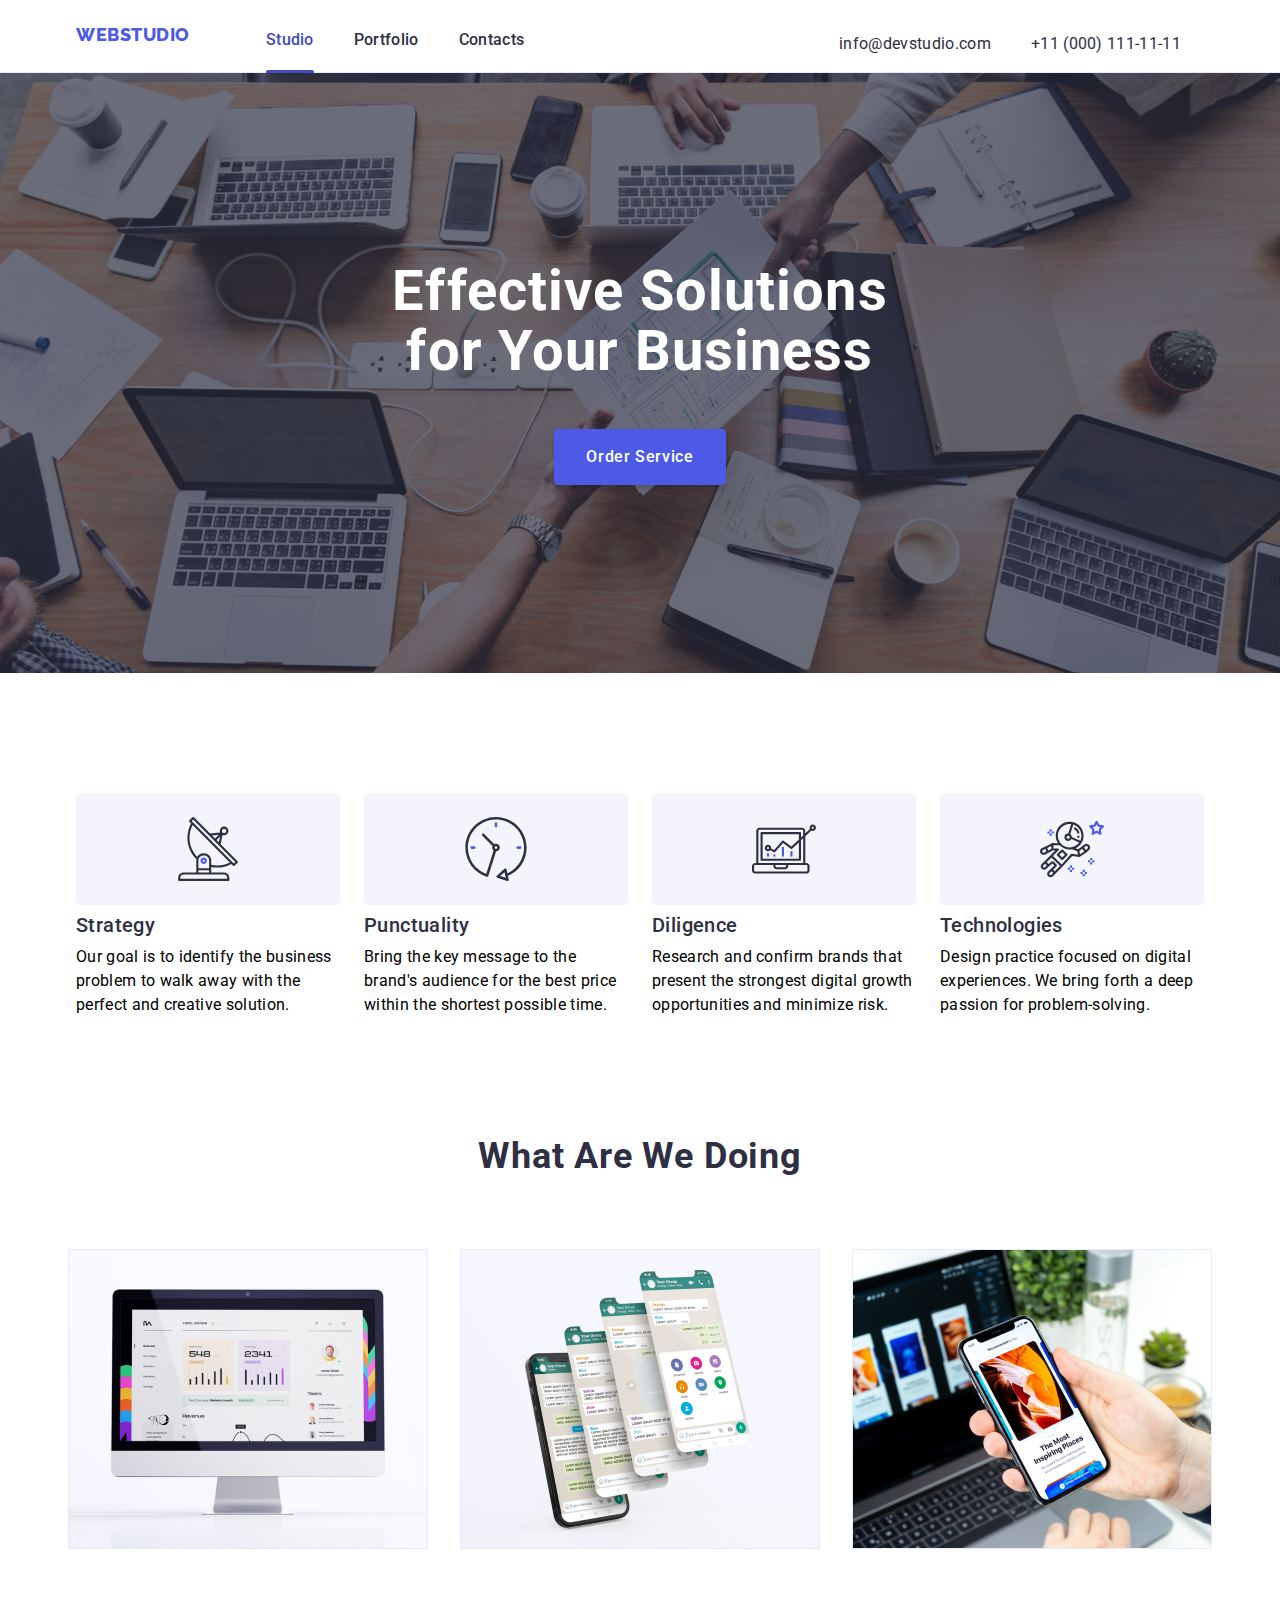
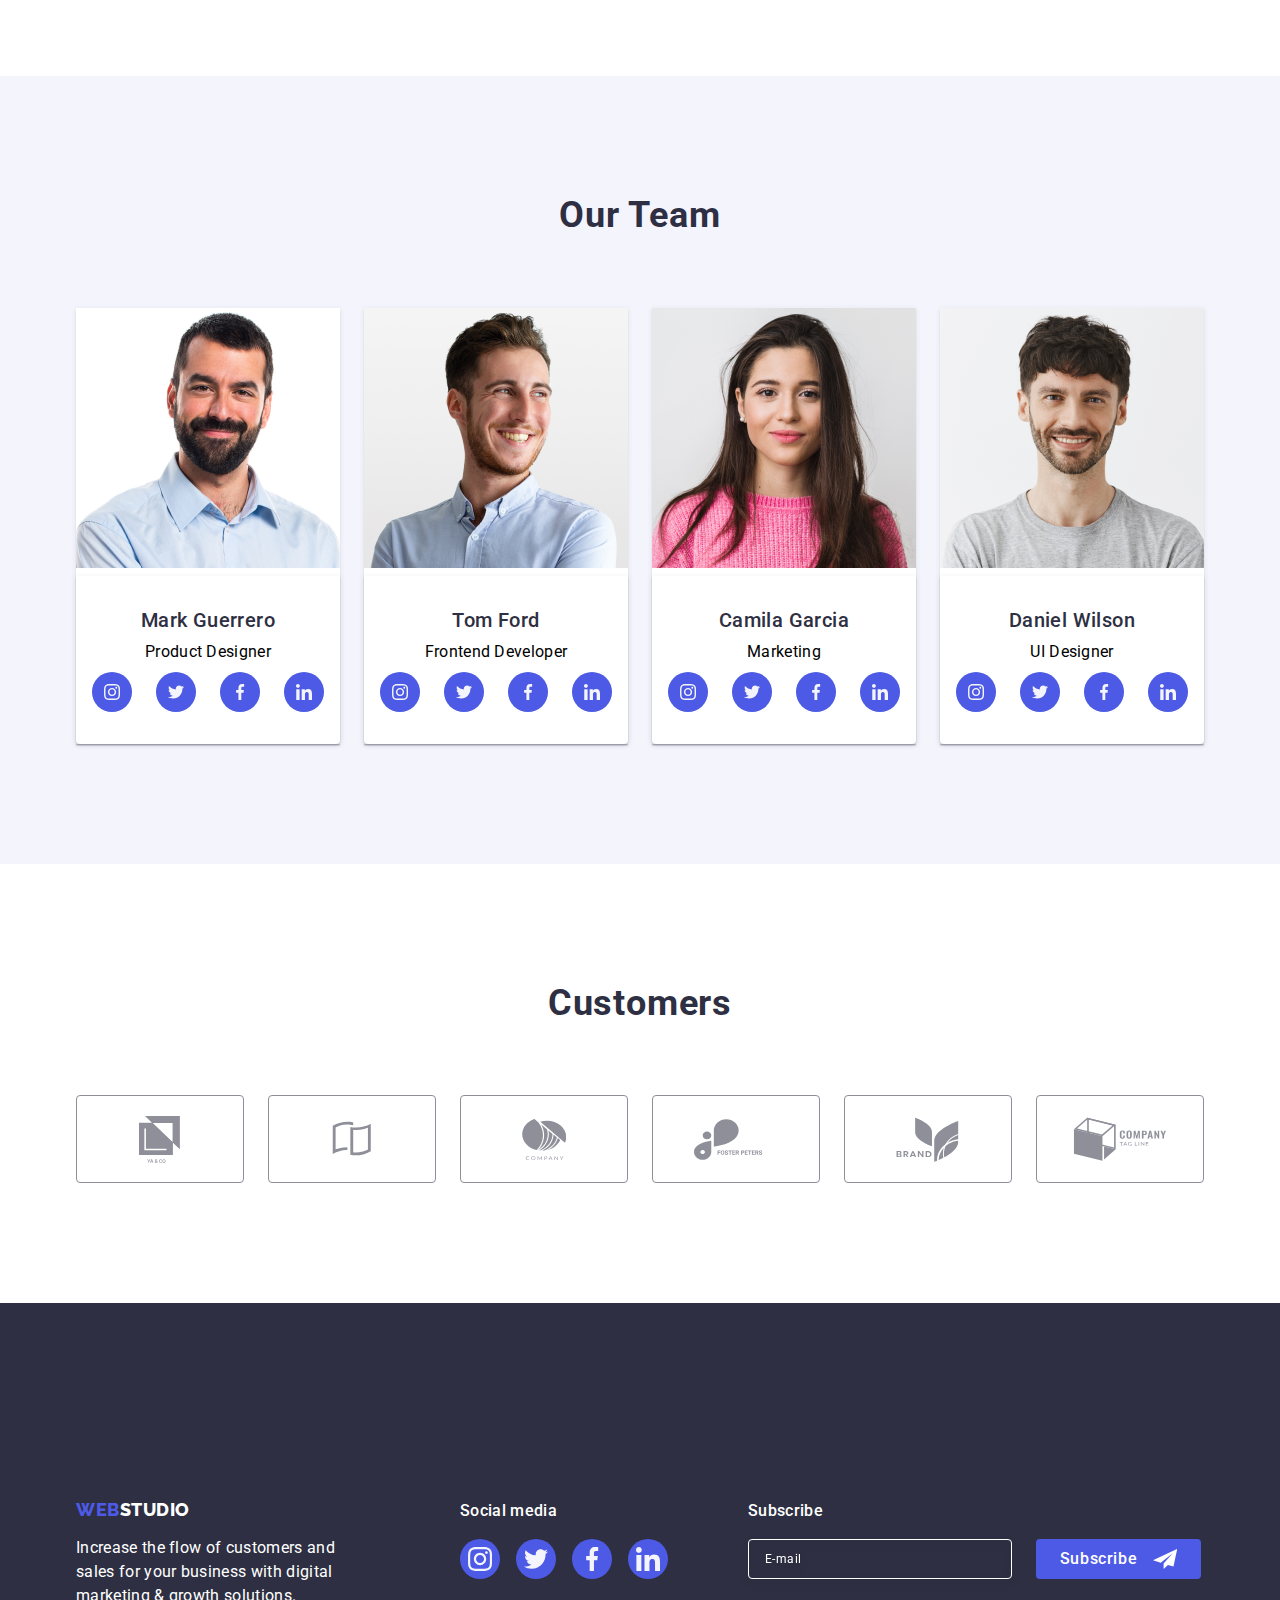
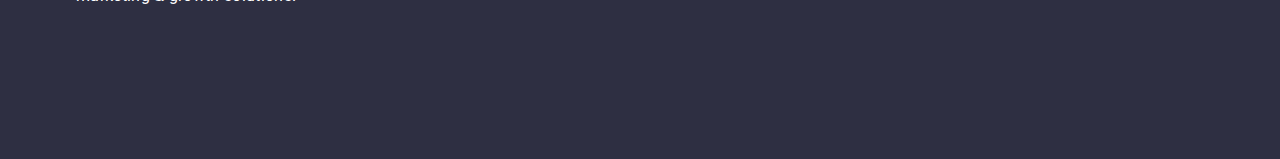
<file: index.html>
<!DOCTYPE html>
<html lang="uk">
    <head>
        <meta charset="UTF-8"> 
        <meta name="viewport" content="width=device-width, initial-scale=1.0" /> 
        <meta http-equiv="X-UA-Compatible" content="IE=edge">
        <meta name="viewport" content="width=device-width, initial-scale=1.0">      
        <!-- Custom styles -->   
        <link rel="preconnect" href="https://fonts.googleapis.com">
        <link rel="preconnect" href="https://fonts.gstatic.com" crossorigin>
        <link href="https://fonts.googleapis.com/css2?family=Raleway:wght@700&family=Roboto:wght@400;500;700;900&display=swap" rel="stylesheet">
        <link rel="stylesheet" href="https://cdnjs.cloudflare.com/ajax/libs/modern-normalize/1.0.0/modern-normalize.min.css">  
        <link rel="stylesheet" href="./css/styles.css">
        <title>Web Studio</title>
    </head>
    <body>
        <svg aria-hidden="true" style="position: absolute; width: 0; height: 0; overflow: hidden;" version="1.1" xmlns="http://www.w3.org/2000/svg" xmlns:xlink="http://www.w3.org/1999/xlink">
            <defs>
            <symbol id="icon-charm_menu-hamburger" viewBox="0 0 47 32">
            <path stroke-linejoin="round" stroke-linecap="round" stroke-miterlimit="4" stroke-width="4.3636" d="M1.96 29.154h42.965M1.96 15.615h42.965M1.96 2.077h42.965"></path>
            </symbol>
            </defs>
            </svg>
            
        <header class="header">  
            <div class="container header-inner"> 
                <nav class="main-nav">
                    <a href="./index.html" class="logo">Web<span>Studio</span></a>
                    <ul class="menu">
                        <li class="menu-item active">
                            <a href="./index.html" class="menu-link">Studio</a>
                        </li>
                        <li class="menu-item">
                            <a href="./portfolio.html" class="menu-link">Portfolio</a>
                        </li>
                        <li class="menu-item">
                            <a href="" class="menu-link">Contacts</a>
                        </li>
                    </ul>
                </nav>
                <address>
                    <ul class="contact-info">
                        <li class="contact-info-item">
                            <a href="mailto:info@devstudio.com" class="contact-info-link">info@devstudio.com</a>
                        </li>
                        <li class="contact-info-item"><a href="tel:+380961111111" class="contact-info-link">+11 (000) 111-11-11</a></li>
                    </ul>  
                </address>  
                <button type="button" class="burger-menu menu-toggle js-open-menu" aria-expanded="false" aria-controls="mobile-menu">
                    <svg class="icon-burger-menu" width="32" height="22"><use href="./images/icons.svg#icon-charm_menu-hamburger"></use></svg> 
                </div>
                <div class="js-menu-container">
                    <button type="button" class="js-close-menu">
                        <svg class="close-icon" width="8" height="8">
                            <use href="./images/icons.svg#icon-close"></use>
                        </svg>
                    </button>
                    <ul class="menu">
                        <li class="menu-item active">
                            <a href="./index.html" class="menu-link">Studio</a>
                        </li>
                        <li class="menu-item">
                            <a href="./portfolio.html" class="menu-link">Portfolio</a>
                        </li>
                        <li class="menu-item">
                            <a href="" class="menu-link">Contacts</a>
                        </li>
                    </ul>
                    <div class="js-menu-container-bottom">
                        <address>
                            <ul class="contact-info">
                                <li class="contact-info-item">
                                    <a href="tel:+380961111111" class="contact-info-link contact-info-tel">+11 (000) 111-11-11</a>
                                </li>
                                <li class="contact-info-item">
                                    <a href="mailto:info@devstudio.com" class="contact-info-link">info@devstudio.com</a>
                                </li>
                               
                            </ul>  
                        </address>
                        <ul class="social-icon-container footer-icon-container">
                            <li class="social-media-item">
                                <a class="social-link" href="#">
                                    <svg class="icon" width="24" height="24"><use href="./images/icons.svg#icon-instagram"></use></svg>
                                </a>
                            </li>
                            <li class="social-media-item">
                                <a class="social-link" href="#">
                                    <svg class="icon" width="24" height="24"><use href="./images/icons.svg#icon-twitter"></use></svg>
                                </a>
                            </li>
                            <li class="social-media-item">
                                <a class="social-link" href="#">
                                    <svg class="icon" width="24" height="24"><use href="./images/icons.svg#icon-facebook"></use></svg>
                                </a>
                            </li>
                            <li class="social-media-item">
                                <a class="social-link" href="#">
                                    <svg class="icon" width="24" height="24">
                                        <use href="./images/icons.svg#icon-linkedin"></use></svg>
                                </a>
                            </li>
                        </ul>
                    </div>
                </div>
            </div>
        </header> 
        <main>
            <section class="promo">
                <div class="container">
                    <h1 class="promo-title">Effective Solutions for Your Business</h1>
                    <button type="button" class="promo-button" data-modal-open>Order Service</button>
                </div>
            </section> 
            <section class="features">
                <div class="container">
                    <h2 class="section-title visually-hidden">Features</h2>
                    <ul class="features-list">
                        <li class="features-item">
                            <div class="features-icon-container">
                                <svg class="icon icon-antena" width="64" height="64"><use href="./images/icons.svg#icon-antena"></use></svg>
                            </div>
                            <h3 class="features-title">Strategy</h3>
                            <p class="features-descr">Our goal is to identify the business problem to walk away with the perfect and creative solution.</p>
                        </li>
                        <li class="features-item">
                            <div class="features-icon-container">
                                <svg class="icon icon-clock" width="64" height="64"><use href="./images/icons.svg#icon-clock"></use></svg>
                            </div>
                            <h3 class="features-title">Punctuality</h3>
                            <p class="features-descr">Bring the key message to the brand's audience for the best price within the shortest possible time.</p>
                        </li>
                        <li class="features-item">
                            <div class="features-icon-container">
                                <svg class="icon icon-diagram" width="64" height="64"><use href="./images/icons.svg#icon-diagram"></use></svg>
                            </div>
                            <h3 class="features-title">Diligence</h3>
                            <p class="features-descr">Research and confirm brands that present the strongest digital growth opportunities and minimize risk.</p>
                        </li>
                        <li class="features-item">
                            <div class="features-icon-container">
                                <svg class="icon icon-astronaut" width="64" height="64"><use href="./images/icons.svg#icon-astronaut"></use></svg>
                            </div>
                            <h3 class="features-title">Technologies</h3>
                            <p class="features-descr">Design practice focused on digital experiences. We bring forth a deep passion for problem-solving.</p>
                        </li>
                    </ul>
                </div>
            </section>
            <section class="our-work">
                <div class="container">
                    <h2 class="section-title">What Are We Doing</h2>
                    <ul class="our-work-list">
                        <li class="our-work-item">
                            <img alt="Development of technologies" src="./images/our-work-img-1.png" width="360">
                        </li>
                        <li class="our-work-item">
                            <img alt="Development of mobile applications" src="./images/our-work-img-2.png" width="360"> 
                        </li>
                        <li class="our-work-item">
                            <img alt="Layout design" src="./images/our-work-img-3.png" width="360">   
                        </li>
                    </ul>
                </div>  
            </section>
            <section class="team">
                <div class="container">
                    <h2 class="section-title">Our Team</h2>
                    <ul class="team-list">
                        <li class="team-item">
                            <img src="images/team-img-1.png" alt="Mark Guerrero" width="264">
                            <div class="section-name-position">
                                <h3 class="team-title">Mark Guerrero</h3>
                                <p class="team-description">Product Designer</p>
                                <ul class="team-icon-container">
                                    <li class="team-social-media-item">
                                        <a class="team-social-link" href="#">
                                            <svg class="icon" width="16" height="16"><use href="./images/icons.svg#icon-instagram"></use></svg>
                                        </a>
                                    </li>
                                    <li class="team-social-media-item">
                                        <a class="team-social-link" href="#">
                                            <svg class="icon" width="16" height="16"><use href="./images/icons.svg#icon-twitter"></use></svg>
                                        </a>
                                    </li>
                                    <li class="team-social-media-item">
                                        <a class="team-social-link" href="#">
                                            <svg class="icon" width="16" height="16"><use href="./images/icons.svg#icon-facebook"></use></svg>
                                        </a>
                                    </li>
                                    <li class="team-social-media-item">
                                        <a class="team-social-link" href="#">
                                            <svg class="icon" width="16" height="16"><use href="./images/icons.svg#icon-linkedin"></use></svg>
                                        </a>
                                    </li>
                                </ul>
                            </div>
                        </li>
                        <li class="team-item">
                            <img src="images/team-img-2.png" alt="Tom Ford" width="264">
                            <div class="section-name-position">
                                <h3 class="team-title">Tom Ford</h3>
                                <p class="team-description">Frontend Developer</p>
                                <ul class="team-icon-container">
                                    <li class="team-social-media-item">
                                        <a class="team-social-link" href="#">
                                            <svg class="icon" width="16" height="16"><use href="./images/icons.svg#icon-instagram"></use></svg>
                                        </a>
                                    </li>
                                    <li class="team-social-media-item">
                                        <a class="team-social-link" href="#">
                                            <svg class="icon" width="16" height="16"><use href="./images/icons.svg#icon-twitter"></use></svg>
                                        </a>
                                    </li>
                                    <li class="team-social-media-item">
                                        <a class="team-social-link" href="#">
                                            <svg class="icon" width="16" height="16"><use href="./images/icons.svg#icon-facebook"></use></svg>
                                        </a>
                                    </li>
                                    <li class="team-social-media-item">
                                        <a class="team-social-link" href="#">
                                            <svg class="icon" width="16" height="16"><use href="./images/icons.svg#icon-linkedin"></use></svg>
                                        </a>
                                    </li>
                                </ul>
                            </div>
                        </li>
                        <li class="team-item">
                            <img src="images/team-img-3.png" alt="Camila Garcia" width="264">
                            <div class="section-name-position">
                                <h3 class="team-title">Camila Garcia</h3>
                                <p class="team-description">Marketing</p>
                                <ul class="team-icon-container">
                                    <li class="team-social-media-item">
                                        <a class="team-social-link" href="#">
                                            <svg class="icon" width="16" height="16"><use href="./images/icons.svg#icon-instagram"></use></svg>
                                        </a>
                                    </li>
                                    <li class="team-social-media-item">
                                        <a class="team-social-link" href="#">
                                            <svg class="icon" width="16" height="16"><use href="./images/icons.svg#icon-twitter"></use></svg>
                                        </a>
                                    </li>
                                    <li class="team-social-media-item">
                                        <a class="team-social-link" href="#">
                                            <svg class="icon" width="16" height="16"><use href="./images/icons.svg#icon-facebook"></use></svg>
                                        </a>
                                    </li>
                                    <li class="team-social-media-item">
                                        <a class="team-social-link" href="#">
                                            <svg class="icon" width="16" height="16"><use href="./images/icons.svg#icon-linkedin"></use></svg>
                                        </a>
                                    </li>
                                </ul>
                            </div>
                        </li>
                        <li class="team-item">
                            <img src="images/team-img-4.png" alt="Daniel Wilson" width="264">
                            <div class="section-name-position">
                                <h3 class="team-title">Daniel Wilson</h3>
                                <p class="team-description">UI Designer</p>
                                <ul class="team-icon-container">
                                    <li class="team-social-media-item">
                                        <a class="team-social-link" href="#">
                                            <svg class="icon" width="16" height="16"><use href="./images/icons.svg#icon-instagram"></use></svg>
                                        </a>
                                    </li>
                                    <li class="team-social-media-item">
                                        <a class="team-social-link" href="#">
                                            <svg class="icon" width="16" height="16"><use href="./images/icons.svg#icon-twitter"></use></svg>
                                        </a>
                                    </li>
                                    <li class="team-social-media-item">
                                        <a class="team-social-link" href="#">
                                            <svg class="icon" width="16" height="16"><use href="./images/icons.svg#icon-facebook"></use></svg>
                                        </a>
                                    </li>
                                    <li class="team-social-media-item">
                                        <a class="team-social-link" href="#">
                                            <svg class="icon" width="16" height="16"><use href="./images/icons.svg#icon-linkedin"></use></svg>
                                        </a>
                                    </li>
                                </ul>
                            </div>
                        </li>
                    </ul>
                </div>
            </section>
            <section class="customers">
                <div class="container">
                    <h2 class="section-title">Customers</h2>
                    <ul class="customers-list">
                        <li class="customers-item">
                            <a class="customers-link" href="#">
                                <svg class="icon" width="41" height="47"><use href="./images/icons.svg#icon-ustomers-logo-1"></use></svg> 
                            </a>
                        </li>
                        <li class="customers-item">
                                <a class="customers-link" href="#">
                                    <svg class="icon" width="40" height="52"><use href="./images/icons.svg#icon-ustomers-logo-2"></use></svg>  
                                </a>
                        </li>
                        <li class="customers-item">
                                <a class="customers-link" href="#">
                                    <svg class="icon" width="44" height="41"><use href="./images/icons.svg#icon-ustomers-logo-3"></use></svg>  
                                </a>
                        </li>
                        <li class="customers-item">
                                <a class="customers-link" href="#">
                                    <svg class="icon" width="84" height="41"><use href="./images/icons.svg#icon-ustomers-logo-4"></use></svg>  
                                </a>
                        </li>
                        <li class="customers-item">
                                <a class="customers-link" href="#">
                                <svg class="icon" width="63" height="45"><use href="./images/icons.svg#icon-ustomers-logo-5"></use></svg> 
                                </a> 
                        </li>
                        <li class="customers-item">
                                <a class="customers-link" href="#">
                                <svg class="icon" width="94" height="44"><use href="./images/icons.svg#icon-ustomers-logo-6"></use></svg> 
                                </a>
                        </li>
                    </ul>
                </div>
            </section>
        </main>
        <footer class="footer">
            <div class="footer-inner container">
                <div class="footer-info">
                    <a href="./index.html" class="logo">Web<span>Studio</span></a>
                    <p class="footer-text">
                        Increase the flow of customers and sales for your business with digital marketing & growth solutions.
                    </p>
                </div>
                <div class="footer-social-media">
                    <p class="social-media-title">Social media</p>
                    <ul class="footer-icon-container">
                        <li class="social-media-item">
                            <a class="social-link" href="#">
                                <svg class="icon" width="24" height="24"><use href="./images/icons.svg#icon-instagram"></use></svg>
                            </a>
                        </li>
                        <li class="social-media-item">
                            <a class="social-link" href="#">
                                <svg class="icon" width="24" height="24"><use href="./images/icons.svg#icon-twitter"></use></svg>
                            </a>
                        </li>
                        <li class="social-media-item">
                            <a class="social-link" href="#">
                                <svg class="icon" width="24" height="24"><use href="./images/icons.svg#icon-facebook"></use></svg>
                            </a>
                        </li>
                        <li class="social-media-item">
                            <a class="social-link" href="#">
                                <svg class="icon" width="24" height="24">
                                    <use href="./images/icons.svg#icon-linkedin"></use></svg>
                            </a>
                        </li>
                    </ul>
                </div> 
                <div class="subscribe">
                    <p class="subscribe-title">Subscribe</p>
                    <form class="subscribe-form">
                        <label class="subscribe-form-label">
                            <input name="subscribe" class="subscribe-form-input" type="email" placeholder="E-mail">
                        </label>
                        <button class="subscribe-button" type="submit">Subscribe 
                            <svg class="subscribe-icon" width="24" height="24">
                            <use href="./images/icons.svg#icon-icon-send"></use></svg> 
                        </button>
                    </form>
                </div>
            </div>
        </footer>
        <div class="backdrop is-hidden" data-modal>
            <div class="modal">
                <button type="button" class="modal-close-button" data-modal-close>
                    <svg class="modal-close-icon" width="8" height="8">
                        <use href="./images/icons.svg#icon-close"></use>
                    </svg>
                </button>
                <p class="modal-form-title">Leave your contacts and we will call you back</p>
                <form class="modal-contact-form">
                    <div class="modal-form-field">
                        <label class="contact-form-field-wrapper" for="user-name">Name</label>
                        <div class="input-container">
                            <input id="user-name" class="contact-form-input" type="text" name="user-name" /> 
                            <svg class="contact-form-input-icon" width="18" height="24">
                                <use href="./images/icons.svg#icon-person-black-18dp"></use>
                            </svg>
                        </div>
                    </div>    
                    <div class="modal-form-field">
                        <label class="contact-form-field-wrapper" for="phone">Phone</label>
                        <div class="input-container">
                            <input id="phone" class="contact-form-input" type="tel" name="user_phone" title="xxx-xxx-xx-xx" />
                            <svg class="contact-form-input-icon" width="18" height="24">
                                <use href="./images/icons.svg#icon-phone-black-18dp"></use>
                            </svg>
                        </div>
                    </div>
                    <div class="modal-form-field">
                        <label class="contact-form-field-wrapper" for="email">Email</label>
                        <div class="input-container">
                            <input id="email" class="contact-form-input" type="email" name="user_first_email" />
                            <svg class="contact-form-input-icon" width="18" height="24">
                                <use href="./images/icons.svg#icon-email-black-18dp"></use>
                            </svg>
                        </div>
                    </div>
                    <div class="modal-form-field modal-form-field-comment">
                        <label class="contact-form-field-wrapper" for="user-comment">Comment</label>
                        <textarea id="user-comment" class="contact-form-message" name="user-comment" placeholder="Text input" ></textarea>                       
                    </div>
                    <div class="modal-form-checkbox">
                        <input id="user-privacy" class="contact-form-checkbox visually-hidden" type="checkbox" name="user-privacy"  value="true" />
                        <label class="contact-form-checkbox-wrapper" for="user-privacy">
                            <span class="custom-checkbox">
                                <svg class="contact-form-own-checkbox" width="10" height="8">
                                    <use href="./images/icons.svg#icon-checkmark"></use>
                                </svg>
                            </span>
                            I accept the terms and conditions of the <a href="#" class="modal-privacy">Privacy Policy</a>                               
                        </label>
                    </div>
                        <button type="submit" class="contact-form-submit">Send</button>
                </form>
            </div>
        </div>    
        <script src="./js/modal.js"></script>
        <script src="./js/mobile-menu.js"></script>
    </body>
</html>
</file>
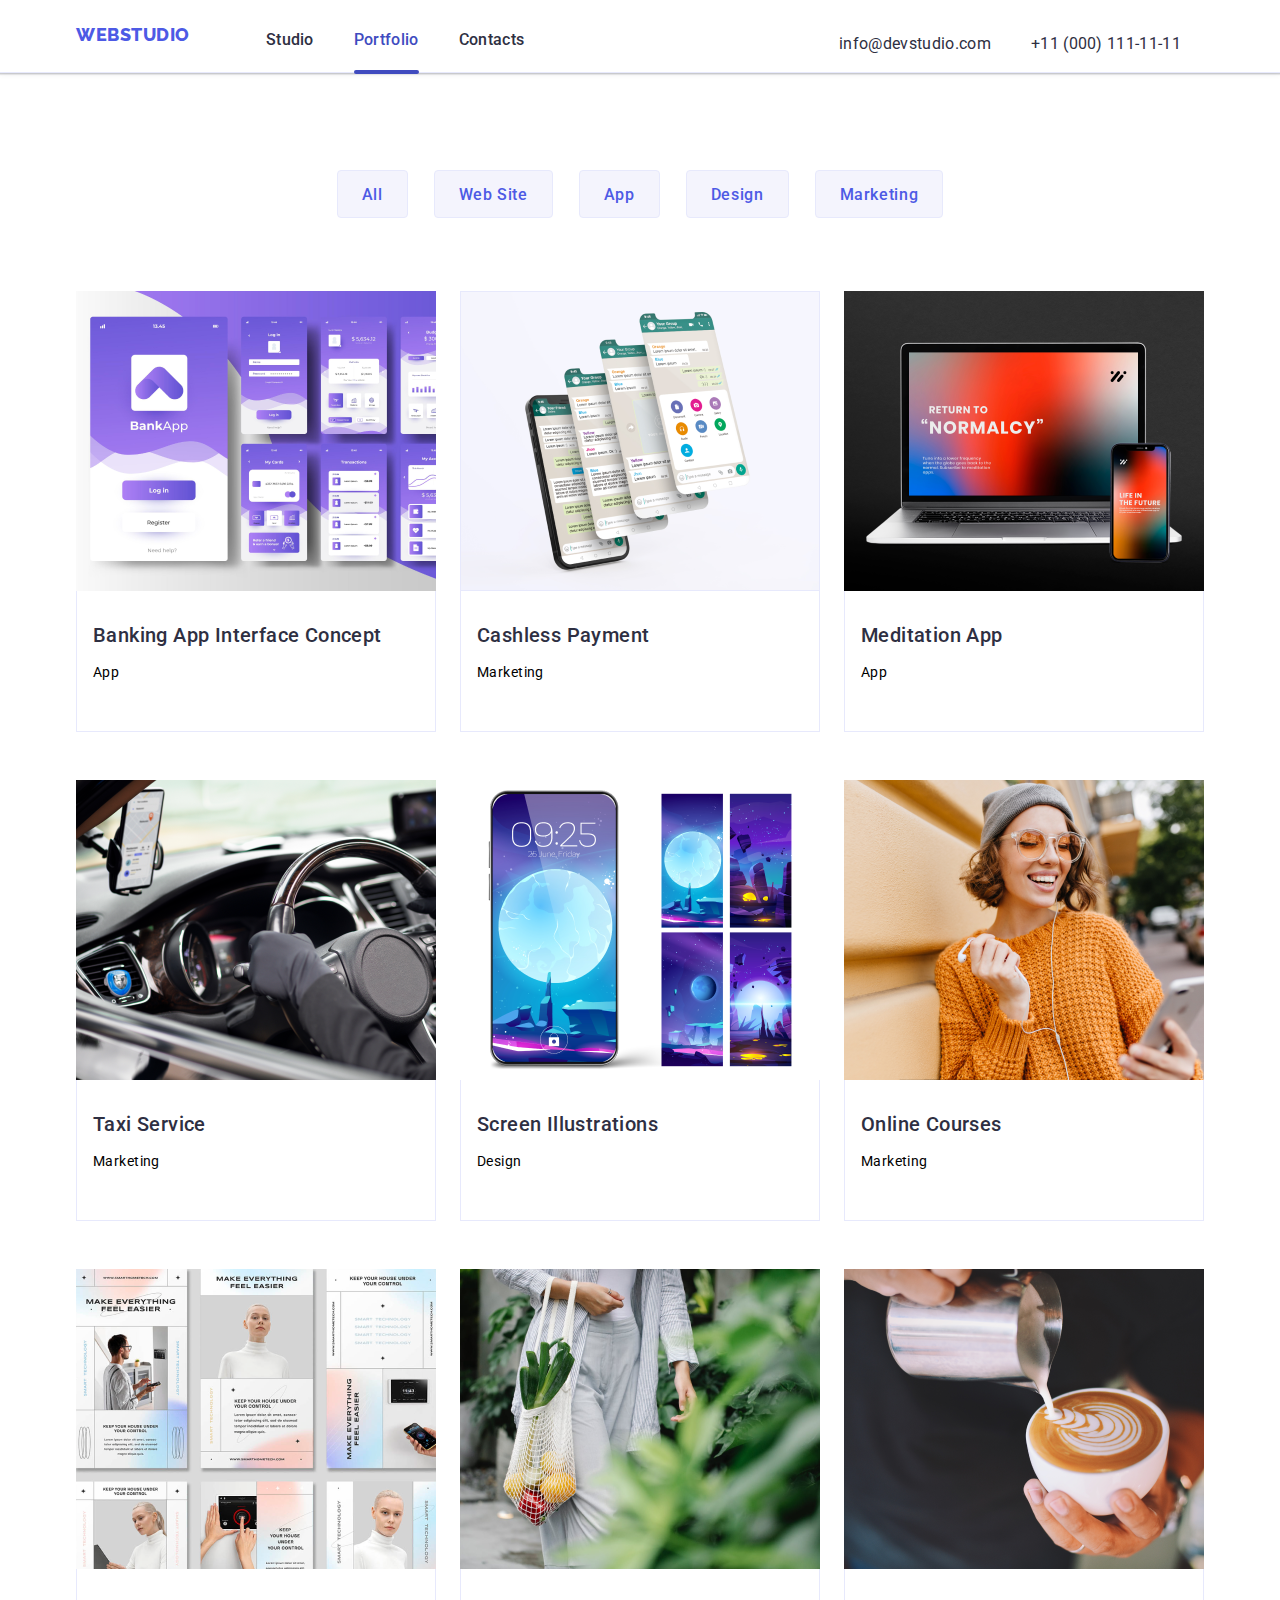
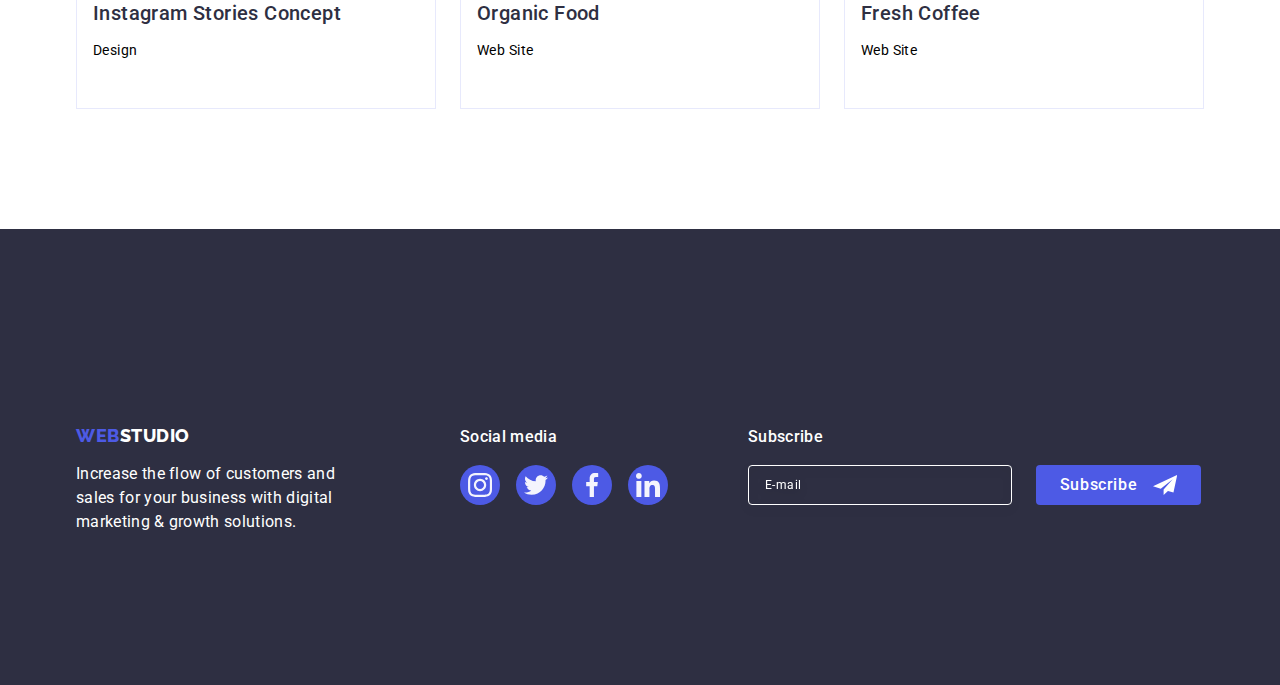
<file: portfolio.html>
<!DOCTYPE html>
<html lang="uk">
<head>
    <meta charset="UTF-8"> 
    <meta http-equiv="X-UA-Compatible" content="IE=edge">
    <meta name="viewport" content="width=device-width, initial-scale=1.0">
    <link rel="preconnect" href="https://fonts.googleapis.com"> 
    <link rel="preconnect" href="https://fonts.gstatic.com" crossorigin>
    <link href="https://fonts.googleapis.com/css2?family=Raleway:wght@700&family=Roboto:wght@400;500;700;900&display=swap" rel="stylesheet">
    <title>Portfolio</title>
    <link rel="stylesheet" href="https://cdnjs.cloudflare.com/ajax/libs/modern-normalize/1.0.0/modern-normalize.min.css">  
    <link rel="stylesheet" href="./css/styles.css">
</head>
<body>                    
    <header class="header">  
        <div class="container header-inner"> 
            <nav class="main-nav">
                <a href="./index.html" class="logo">Web<span>Studio</span></a>
                <ul class="menu">
                    <li class="menu-item">
                        <a href="./index.html" class="menu-link">Studio</a>
                    </li>
                    <li class="menu-item active">
                        <a href="./portfolio.html" class="menu-link">Portfolio</a>
                    </li>
                    <li class="menu-item">
                        <a href="" class="menu-link">Contacts</a>
                    </li>
                </ul>
            </nav>
            <address>
                <ul class="contact-info">
                    <li class="contact-info-item">
                        <a href="mailto:info@devstudio.com" class="contact-info-link">info@devstudio.com</a>
                    </li>
                    <li class="contact-info-item"><a href="tel:+380961111111" class="contact-info-link">+11 (000) 111-11-11</a></li>
                </ul>  
            </address>  
            <button type="button" class="burger-menu menu-toggle js-open-menu" aria-expanded="false" aria-controls="mobile-menu">
                <svg class="icon-burger-menu" width="32" height="22"><use href="./images/icons.svg#icon-charm_menu-hamburger"></use></svg> 
            </div>
            <div class="js-menu-container">
                <button type="button" class="js-close-menu">
                    <svg class="close-icon" width="8" height="8">
                        <use href="./images/icons.svg#icon-close"></use>
                    </svg>
                </button>
                <ul class="menu">
                    <li class="menu-item">
                        <a href="./index.html" class="menu-link">Studio</a>
                    </li>
                    <li class="menu-item active">
                        <a href="./portfolio.html" class="menu-link">Portfolio</a>
                    </li>
                    <li class="menu-item">
                        <a href="" class="menu-link">Contacts</a>
                    </li>
                </ul>
                <div class="js-menu-container-bottom">
                    <address>
                        <ul class="contact-info">
                            <li class="contact-info-item">
                                <a href="tel:+380961111111" class="contact-info-link contact-info-tel">+11 (000) 111-11-11</a>
                            </li>
                            <li class="contact-info-item">
                                <a href="mailto:info@devstudio.com" class="contact-info-link">info@devstudio.com</a>
                            </li>
                           
                        </ul>  
                    </address>
                    <ul class="social-icon-container footer-icon-container">
                        <li class="social-media-item">
                            <a class="social-link" href="#">
                                <svg class="icon" width="24" height="24"><use href="./images/icons.svg#icon-instagram"></use></svg>
                            </a>
                        </li>
                        <li class="social-media-item">
                            <a class="social-link" href="#">
                                <svg class="icon" width="24" height="24"><use href="./images/icons.svg#icon-twitter"></use></svg>
                            </a>
                        </li>
                        <li class="social-media-item">
                            <a class="social-link" href="#">
                                <svg class="icon" width="24" height="24"><use href="./images/icons.svg#icon-facebook"></use></svg>
                            </a>
                        </li>
                        <li class="social-media-item">
                            <a class="social-link" href="#">
                                <svg class="icon" width="24" height="24">
                                    <use href="./images/icons.svg#icon-linkedin"></use></svg>
                            </a>
                        </li>
                    </ul>
                </div>
            </div>
        </div>
    </header>  
    <main>
        <section class="projects">
            <div class="container">
            <h1 class="visually-hidden">Portfolio</h1>
            <ul class="filter">
                <li><button type="button" class="projects-filter-button">All</button></li>
                <li><button type="button" class="projects-filter-button">Web Site</button></li>
                <li><button type="button" class="projects-filter-button">App</button></li>
                <li><button type="button" class="projects-filter-button">Design</button></li>
                <li><button type="button" class="projects-filter-button">Marketing</button></li>       
            </ul>
            <ul class="projects-list">
                <li class="projects-item">
                    <a href="#" class="project-link" target="_blank">
                    <div class="projects-list-img-wrapper">
                        <img src="./images/project-item-1.png" class="project-img"  alt="Banking App Interface Concept" width="360">
                        <p class="overlay">
                            14 Stylish and User-Friendly App Design Concepts · Task Manager App · Calorie Tracker App · Exotic Fruit Ecommerce App · Cloud Storage App
                        </p>
                    </div>    
                        <div class="projects-item-text">
                            <h2 class="project-title">Banking App Interface Concept</h2>
                            <p class="project-descr">App</p>
                        </div>
                    </a>
                </li>
                <li class="projects-item">
                    <a href="#" class="project-link" target="_blank">
                    <div class="projects-list-img-wrapper">
                        <img src="./images/our-work-img-2.png" class="project-img"  alt="Cashless Payment"  width="360">
                        <p class="overlay">
                            14 Stylish and User-Friendly App Design Concepts · Task Manager App · Calorie Tracker App · Exotic Fruit Ecommerce App · Cloud Storage App
                        </p>
                    </div>
                        <div class="projects-item-text">
                            <h2 class="project-title">Cashless Payment</h2>
                            <p class="project-descr">Marketing</p>
                        </div>
                    </a>
                </li>
                <li class="projects-item">
                    <a href="#" class="project-link" target="_blank">
                    <div class="projects-list-img-wrapper">
                        <img src="./images/project-item-3.png" class="project-img"  alt="Meditation App" width="360">
                        <p class="overlay">
                            14 Stylish and User-Friendly App Design Concepts · Task Manager App · Calorie Tracker App · Exotic Fruit Ecommerce App · Cloud Storage App
                        </p>
                    </div>
                        <div class="projects-item-text">
                            <h2 class="project-title">Meditation App</h2>
                            <p class="project-descr">App</p>
                        </div>
                    </a>
                </li>
                <li class="projects-item">
                    <a href="#" class="project-link" target="_blank">
                    <div class="projects-list-img-wrapper">
                        <img src="./images/project-item-4.png" class="project-img"  alt="Taxi Service" width="360">
                        <p class="overlay">
                            14 Stylish and User-Friendly App Design Concepts · Task Manager App · Calorie Tracker App · Exotic Fruit Ecommerce App · Cloud Storage App
                        </p>
                    </div>
                        <div class="projects-item-text">
                            <h2 class="project-title">Taxi Service</h2>
                            <p class="project-descr">Marketing</p>
                        </div>
                    </a>
                </li>
                <li class="projects-item">
                    <a href="#" class="project-link" target="_blank">
                    <div class="projects-list-img-wrapper">
                        <img src="./images/project-item-5.png" class="project-img"  alt="Screen Illustrations" width="360">
                        <p class="overlay">
                            14 Stylish and User-Friendly App Design Concepts · Task Manager App · Calorie Tracker App · Exotic Fruit Ecommerce App · Cloud Storage App
                        </p>
                    </div>
                        <div class="projects-item-text">
                            <h2 class="project-title">Screen Illustrations</h2>
                            <p class="project-descr">Design</p>
                        </div>
                    </a>
                </li>
                <li class="projects-item">
                    <a href="#" class="project-link" target="_blank">
                    <div class="projects-list-img-wrapper">
                        <img src="./images/project-item-6.png" class="project-img"  alt="Online Courses" width="360">
                        <p class="overlay">
                            14 Stylish and User-Friendly App Design Concepts · Task Manager App · Calorie Tracker App · Exotic Fruit Ecommerce App · Cloud Storage App
                        </p>
                    </div>
                        <div class="projects-item-text">
                            <h2 class="project-title">Online Courses</h2>
                            <p class="project-descr">Marketing</p>
                        </div>
                    </a>
                </li>
                <li class="projects-item">
                    <a href="#" class="project-link" target="_blank">
                    <div class="projects-list-img-wrapper">
                        <img src="./images/project-item-7.png" class="project-img"  alt="Instagram Stories Concept" width="360">
                        <p class="overlay">
                            14 Stylish and User-Friendly App Design Concepts · Task Manager App · Calorie Tracker App · Exotic Fruit Ecommerce App · Cloud Storage App
                        </p>
                    </div>
                        <div class="projects-item-text">
                            <h2 class="project-title">Instagram Stories Concept</h2>
                            <p class="project-descr">Design</p>
                        </div>
                    </a>
                </li>
                <li class="projects-item">
                    <a href="#" class="project-link" target="_blank">
                    <div class="projects-list-img-wrapper">
                        <img src="./images/project-item-8.png" class="project-img"  alt="Organic Food" width="360">
                        <p class="overlay">
                            14 Stylish and User-Friendly App Design Concepts · Task Manager App · Calorie Tracker App · Exotic Fruit Ecommerce App · Cloud Storage App
                        </p>
                    </div>
                        <div class="projects-item-text">
                            <h2 class="project-title">Organic Food</h2>
                            <p class="project-descr">Web Site</p>
                        </div>
                    </a>
                </li>
                <li class="projects-item">
                    <a href="#" class="project-link" target="_blank"> 
                    <div class="projects-list-img-wrapper">
                        <img src="./images/project-item-9.png" class="project-img" alt="Fresh Coffee" width="360">
                        <p class="overlay">
                            14 Stylish and User-Friendly App Design Concepts · Task Manager App · Calorie Tracker App · Exotic Fruit Ecommerce App · Cloud Storage App
                        </p>
                    </div>
                        <div class="projects-item-text">
                            <h2 class="project-title">Fresh Coffee</h2>
                            <p class="project-descr">Web Site</p>
                        </div>
                    </a>
                </li>
            </ul>
        </div>
        </section>
    </main>
    <footer class="footer">
        <div class="footer-inner container">
            <div class="footer-info">
                <a href="./index.html" class="logo">Web<span>Studio</span></a>
                <p class="footer-text">
                    Increase the flow of customers and sales for your business with digital marketing & growth solutions.
                </p>
            </div>
            <div class="footer-social-media">
                <p class="social-media-title">Social media</p>
                <ul class="footer-icon-container">
                    <li class="social-media-item">
                        <a class="social-link" href="#">
                            <svg class="icon" width="24" height="24"><use href="./images/icons.svg#icon-instagram"></use></svg>
                        </a>
                    </li>
                    <li class="social-media-item">
                        <a class="social-link" href="#">
                            <svg class="icon" width="24" height="24"><use href="./images/icons.svg#icon-twitter"></use></svg>
                        </a>
                    </li>
                    <li class="social-media-item">
                        <a class="social-link" href="#">
                            <svg class="icon" width="24" height="24"><use href="./images/icons.svg#icon-facebook"></use></svg>
                        </a>
                    </li>
                    <li class="social-media-item">
                        <a class="social-link" href="#">
                            <svg class="icon" width="24" height="24">
                                <use href="./images/icons.svg#icon-linkedin"></use></svg>
                        </a>
                    </li>
                </ul>
            </div> 
            <div class="subscribe">
                <p class="subscribe-title">Subscribe</p>
                <form class="subscribe-form">
                    <label class="subscribe-form-label">
                        <input name="subscribe" class="subscribe-form-input" type="email" placeholder="E-mail">
                    </label>
                    <button class="subscribe-button" type="submit">Subscribe 
                        <svg class="subscribe-icon" width="24" height="24">
                        <use href="./images/icons.svg#icon-icon-send"></use></svg> 
                    </button>
                </form>
            </div>
        </div>
    </footer>
    <script src="./js/mobile-menu.js"></script>
</body>
</html>
</file>
<file: css/styles.css>
:root {
  ---cmainl: #434455; 
  --secondary-cl: #2e2f42;
  --active-cl: #4d5ae5;
  --active-cl2: #404bbf;
  --light-gray-border-color: #e7e9fc;
  --primary-white-color: #ffffff;
  --main-dark-bg-color: #2e2f42;
  --light-gray-color: #f4f4fd;
  --social-link-hover-color:#31d0aa; 
  --customers-gray-color:#8e8f99;
  --backdrop-bgc:rgba(46, 47, 66, 0.4);
  --modal-bgc:#f4f4fd;
  --page-width: 1440px;
  --section-width: 1200px;
  --transition-duration-and-func: 250ms linear;
  --mobile: 320px;
  --tablet: 767px;
}
body {  
    margin: 0;
    background-color: var(--primary-white-color);
    color: var(--main-cl);
    font-family: 'Roboto', sans-serif;
    letter-spacing: 0.03em;
    font-size: 14px;
    line-height: 1.7;
}  
.img {
    display: block;
}
.header { 
    background: #FFFFFF;
    border-bottom: 1px solid #E7E9FC;
    box-shadow: 0px 2px 1px rgba(46, 47, 66, 0.08), 0px 1px 1px rgba(46, 47, 66, 0.16), 0px 1px 6px rgba(46, 47, 66, 0.08);
}
.container {
    max-width: 1158px;
    min-width: 320px;
    margin: auto;
    padding: 0 15px;
    align-items: baseline
}
.active-menu link {
    position: relative;
}
.header .container {
    display: flex;
}
.header-inner {
    margin: auto;
    height: 72px;
    position: relative;
    color: #404bbf;
}
.main-nav {
    display: flex;
    align-items: center;
}
@media (max-width: 767px) {
    .main-nav {
      flex: 1;
    }
}
.main-nav .logo {
    padding: 24px 0;
    align-items: center;
    margin-right: 76px;
    color: var(--active-cl);
    text-decoration: none;
    font-family: 'Raleway';
    font-style: normal;
    font-weight: 800;
    font-size: 18px;
    line-height: 21px;
    letter-spacing: 0.03em;
    text-transform: uppercase;
}
.main-nav .logo-span {
    color: var(--secondary-cl);
}
.menu {
    margin: 0;
    padding: 24px 0 12px;
    list-style: none;
    display: flex;
    gap: 40px;
} 
@media (max-width: 767px) {
    .menu {
      display: none;
    }
}
.menu-link {
    text-decoration: none;
    padding: 24px 0;
    font-family: 'Roboto';
    font-style: normal;
    font-weight: 500;
    font-size: 16px;
    line-height: 24px;
    letter-spacing: 0.02em;
    color: var(--secondary-cl);
    transition: color 250ms cubic-bezier(0.4, 0, 0.2, 1);
}
.menu-item.active .menu-link,
.menu-link:hover,
.menu-link:focus {
    position: relative;
    color: #404bbf;    
}
.menu-item.active .menu-link::after {
    content: '';
    width: 100%;
    position: absolute;
    left: 0;
    bottom: -1px;
    height: 4px;
    background-color: #404bbf;
    border-radius: 2px;
}
.burger-menu {
    background: none;
    border: 0;
}

@media (min-width: 768px) {
    .burger-menu {
        display: none;
    }
}
.icon-burger-menu {
    color: #2E2F42;
}
.icon-burger-menu use {
    stroke-width: 0;
    stroke: currentColor;
    fill: currentColor;
}
@media (max-width: 767px) {
    .header address {
      display: none;
    }
  }
.contact-info {
    display: flex;
    margin: 0;
    padding: 0;
    list-style: none;
    margin-left: auto;
    position: absolute;
    font-size: 16px;
    line-height: 24px;
    right: 38px;
    top: 32px;
    gap: 40px;
}
@media (max-width: 1023px) {
    .contact-info {
        gap: 12px;
        top: 16px;
        font-size: 12px;
        line-height: 14px;
        flex-direction: column;
    }
  }
.contact-info-link {
    display: flex;
    text-decoration: none;
    font-family: 'Roboto';
    font-style: normal;
    font-weight: 400;
    font-size: inherit;
    line-height: inherit;
    letter-spacing: 0.02em;
    color: var(--main-cl);
    gap: 40px;
    color: var(--secondary-cl);
    transition: color 250ms cubic-bezier(0.4, 0, 0.2, 1);
}
.contact-info-link:hover,
.contact-info-link:focus  {
    color: var(--active-cl);
}

/*Section promo*/
.promo {
    max-width: 1440px;
    padding: 188px 0;
    margin: 0 auto;
    position: relative;
    background-repeat: no-repeat;
    background-position: center;
    background-size: cover;
    background-origin: padding-box;
    color: var(--primary-white-color);
    background-image: linear-gradient(rgba(46, 47, 66, 0.7), rgba(46, 47, 66, 0.7)), url(../images/people-office.jpg);
    text-align: center;
}
@media (max-width: 767px) {
    .promo {
      padding: 112px 0;
    }
  }
.promo .container {
    position: relative;
    z-index: 1;
}
.promo-title {
    margin: 0 auto 48px;
    max-width: 496px;
    font-family: 'Roboto';
    font-style: normal;
    font-weight: 700;
    font-size: 56px;
    line-height: 60px;
    text-align: center;
    letter-spacing: 0.02em;
}
@media (max-width: 767px) {
    .promo-title {
        font-size: 36px;
        line-height: 40px;
    }
}

.promo-button {
    margin: 0 auto;
    display: block;
    padding: 16px 32px;
    background-color: var(--active-cl);
    border: 0;
    height: 56px;
    width: px;
    border-radius: 4px;
    color: var(--primary-white-color);
    cursor: pointer;
    box-shadow: 0px 4px 4px rgba(0, 0, 0, 0.15);
    letter-spacing: 0.04em;
    font-family: 'Roboto';
    font-style: normal;
    font-weight: 500;
    font-size: 16px;
    line-height: 24px;
    min-width: 169px;
    transition: background-color 250ms cubic-bezier(0.4, 0, 0.2, 1);
} 
.promo-button:active,
.promo-button:hover,
.promo-button:focus {
    background-color: #188CE8;
}

/*Section features*/
.features {
    padding: 120px 0;
}
@media (max-width: 1023px) {
    .features {
        padding: 96px 0;
    }
}
.visually-hidden {
    position: absolute;
    white-space: nowrap;
    width: 1px;
    height: 1px;
    overflow: hidden;
    border: 0;
    padding: 0;
    clip: rect(0 0 0 0);
    clip-path: inset(50%);
    margin: -1px;
  } 
.features-list {
    display: flex;
    margin: 0;
    padding: 0;
    list-style: none;
    gap: 24px;
}
@media (max-width: 767px) {
    .features-list {
        text-align: center;
    }
}
@media (max-width: 1023px) {
    .features-list {
        flex-wrap: wrap;
        gap: 72px 24px;
    }
}
@media (min-width: 768px) {
    .features-item {
        width: calc(50% - 12px);
    }
}
@media (min-width: 1024px) {
    .features-item {
        width: auto;
    }
}
.features-icon-container {
    display: flex;
    justify-content: center;
    align-items: center;
    margin: 0 0 8px 0;
    height: 112px;
    width: 264px;
    background: var(--light-gray-color);
    border-radius: 4px;
}
@media (max-width: 1023px) {
    .features-icon-container {
        display: none;
    }
}
.features-icon-container .icon {
    width: 64px;
    height: 64px;
}
.features-title {
    margin: 0 0 8px;
    font-family: 'Roboto';
    font-style: normal;
    font-weight: 500;
    font-size: 20px;
    line-height: 24px;
    letter-spacing: 0.02em;
    color: var(--secondary-cl);
}
@media (max-width: 1023px) {
    .features-title {
        font-weight: 700;
        font-size: 36px;
        line-height: 40px;
    }
}
.features-descr {
    margin: 0;
    font-family: 'Roboto';
    font-style: normal;
    font-weight: 400;
    font-size: 16px;
    line-height: 24px;
    letter-spacing: 0.02em;
    color: var(--main-cl);
}
@media (max-width: 1023px) {
    .features-descr {
        font-weight: 500;
    }
}
/*Section our-work*/
.our-work {
    padding: 0 0 120px;
}
@media (max-width: 1023px) {
    .our-work {
        display: none;
    }
}
.our-work-list {
    display: flex;
    text-align: center;
    margin: 0 -12px;
    padding: 0;
    list-style: none;
    align-items: center;
    gap: 24px;
}
.our-work-item {
    width: calc((100% - 48px) / 3);
}
.our-work-item img {
    width: 360px;
}
/*Section team*/
.team {
    margin: 0 auto;
    padding: 120px 0;
    background-color: var(--light-gray-color);
}
@media (max-width: 1023px) {
    .team {
        padding: 96px 0;
    }
}
.section-title {
    margin-bottom: 72px;
    margin-top: 0;
    font-weight: 700;
    font-size: 36px;
    line-height: 1.1;
    text-align: center;
    letter-spacing: 0.8px;
    color: var(--secondary-cl);
}
.team-list {
    display: flex;
    text-align: center;
    margin: 0;
    padding: 0;
    list-style: none;
    gap: 24px;
}
@media (max-width: 1023px) {
    .team-list {
        flex-wrap: wrap;
        gap: 72px 24px;
        justify-content: center;
        width: 600px;
        margin: 0 auto;
    }
}
@media (max-width: 767px) {
    .team-list {
        width: 264px;
    }
}
.section-name-position {
    box-shadow: 0 1px 6px rgba(46, 47, 66, 0.08), 0 1px 1px rgba(46, 47, 66, 0.16), 0 2px 1px rgba(46, 47, 66, 0.08);
    padding: 32px 0;
}

.team-item {
    margin: 0;
    width: calc((100% - 72px) / 4);
    background: var(--primary-white-color);
    box-shadow: 0px 1px 6px rgba(46, 47, 66, 0.08), 0px 1px 1px rgba(46, 47, 66, 0.16), 0px 2px 1px rgba(46, 47, 66, 0.08);
    border-radius: 0px 0px 4px 4px;
}
@media (max-width: 1023px) {
    .team-item {
        width: 264px;
    }
}
.team-title {
    margin: 0 0 8px 0;
    color: var(--secondary-cl);
    font-family: 'Roboto';
    font-style: normal;
    font-weight: 500;
    font-size: 20px;
    line-height: 24px;
    text-align: center;
    letter-spacing: 0.02em;
}
.team-description {
    margin: 0 0 8px 0;
    font-family: 'Roboto';
    font-style: normal;
    font-weight: 400;
    font-size: 16px;
    line-height: 24px;
    text-align: center;
    letter-spacing: 0.02em;
    color: var(--main-cl);
}
.team-icon-container {
    display: flex;
    justify-content: center;
    list-style: none;
    padding: 0;
    gap: 24px;
    background-color: 250ms cubic-bezier(0.4, 0, 0.2, 1);
}
.team-social-media-item {
    width: 40px;
    height: 40px;
} 
.team-social-link {
    display: flex;
    align-items: center; 
    justify-content: center; 
    width: 100%;
    height: 100%;
    background-color: var(--active-cl);
    border-radius: 50%;
    transition:  background-color 250ms cubic-bezier(0.4, 0, 0.2, 1);
}
.team-social-link:hover {
    background-color: var(--active-cl2);
}
.team-social-link:focus {
    background-color: var(--active-cl2);
}
.team-icon-container .icon {
    fill: var(--light-gray-color);
}
.customers {
    padding-bottom: 120px;
    padding-top: 120px;
}
@media (max-width: 1023px) {
    .customers {
        padding: 96px 0;
    }
}
.customers-list {
    display: flex;
    margin: 0;
    padding: 0;
    list-style: none;
    gap: 24px;
}
@media (max-width: 1023px) {
    .customers-list {
        flex-wrap: wrap;
        gap: 72px 24px;
        justify-content: center;
        width: 600px;
        margin: 0 auto;
    }
}
@media (max-width: 767px) {
    .customers-list {
        width: auto;
    }
}
.customers-item {
    width: calc((100% - 120px) / 6);
    height: 88px;
}
@media (max-width: 1023px) {
    .customers-item {
        width: 168px;
    }
}
@media (max-width: 767px) {
    .customers-item {
        max-width: 190px;
        width: calc(50% - 12px);
    }
}
.customers-link {
    display: flex;
    align-items: center;
    justify-content: center;
    width: 100%;
    height: 100%;
    color: var(--customers-gray-color);
    border: 1px solid var(--customers-gray-color);
    border-radius: 4px;
    transition: border-color 250ms cubic-bezier(0.4, 0, 0.2, 1), color 250ms cubic-bezier(0.4, 0, 0.2, 1);
}
.customers-link:hover {
    border-color: #404bbf;
    color: var(--active-cl2);
}
.customers-link:focus {
    border-color: var(--active-cl2);
    color: var(--active-cl2);
}
.customers-link .icon {
    fill: currentColor;
}

/*Footer*/
.footer {
    margin: 0px auto;
    padding: 100px 0;
    background-color: var(--main-dark-bg-color);
    color: var(--primary-white-color);
}
.footer-inner {
    display: flex;
} 
@media (max-width: 1023px) {
    .footer-inner {
        flex-wrap: wrap;
    }
}
@media (max-width: 767px) {
    .footer-inner {
        flex-direction: column;
        align-items: center;
        gap: 72px;
        text-align: center;
    }
}
.footer-info {
    margin-right: 120px;
} 
@media (max-width: 767px) {
    .footer-info {
        margin: 0;
    }
}
.footer .logo {
    display: inline-block;
    margin-bottom: 16px;
    color: var(--active-cl);
    text-decoration: none;
    font-family: 'Raleway';
    font-style: normal;
    font-weight: 800;
    font-size: 18px;
    line-height: 21px;
    letter-spacing: 0.03em;
    text-transform: uppercase;
}
.footer .logo span {
    color: var(--primary-white-color);
}
.footer-text {
    margin: 0;
    width: 264px;
    font-family: 'Roboto';
    font-style: normal;
    font-weight: 400;
    font-size: 16px;
    line-height: 24px;
    letter-spacing: 0.02em;
    color: var(--primary-white-color);
}
.footer-social-media {
    margin: 0;
}
.social-media-icon-container {
    display: flex;
    flex-direction: row;
    align-items: flex-start;
    padding: 0px;
    gap: 16px;
    position: absolute;
    width: 208px;
    height: 40px;
    left: 540px;
    top: 3028px;
}
.social-media-title {
    margin: 0 0 16px 0;
    font-family: 'Roboto';
    font-style: normal;
    font-weight: 500;
    font-size: 16px;
    line-height: 24px;
    letter-spacing: 0.02em;
    color: var(--primary-white-color);
}
.footer-icon-container {
    display: flex;
    margin: 0;
    padding: 0;
    list-style: none;
    gap: 16px;
}
.footer-icon-container li {
    width: 40px;
    height: 40px;
}
.footer-icon-container .social-link {
    width: 100%;
    height: 100%;
    background-color: var(--active-cl);
    border-radius: 50%;
    display: flex;
    align-items: center;
    justify-content: center;
    transition: background-color 250ms cubic-bezier(0.4, 0, 0.2, 1);
}
.footer-icon-container .social-link:hover {
    background-color: var(--social-link-hover-color);
}
.footer-icon-container .social-link:focus {
    background-color: var(--social-link-hover-color);
}
.footer-icon-container .icon {
    fill: var(--light-gray-color);
}
.subscribe {
    padding: 80px 0 80px 80px;
}
@media (max-width: 1023px) {
    .subscribe {
        flex: 1;
        padding: 0;
    }
}
.subscribe-title {
    margin-bottom: 16px;
    font-weight: 500;
    font-size: 16px;
    line-height: 1.5;
    letter-spacing: 0.02em;
    color: #ffffff;
}
.subscribe-form {
    display: flex;
    gap: 24px;
}
@media (max-width: 767px) {
    .subscribe-form {
        flex-direction: column;
    }
}
.subscribe-form-input {
    width: 264px;
    height: 40px;
    border: 1px solid #ffffff;
    background-color: transparent;
    font-size: 12px;
    line-height: 1.5;
    letter-spacing: 0.04em;
    padding-left: 16px;
    filter: drop-shadow(0px 4px 4px rgba(0, 0, 0, 0.15));
    border-radius: 4px;
    color: #ffffff;
}
.subscribe-form-input::placeholder {
    color: #ffffff;
}
.subscribe-button {
    display: flex;
    justify-content: center;
    min-width: 165px; 
    height: 40px; 
    align-items: center;
    font-family: "Roboto", sans-serif;
    font-size: 16px;
    font-weight: 500;
    line-height: 1.5;
    letter-spacing: 0.04em;
    color: #ffffff;
    cursor: pointer;
    background-color: #4D5AE5;
    border: none; 
    border-radius: 4px;
}
@media (max-width: 767px) {
    .subscribe-button {
        width: 165px;

    }
}
.subscribe-icon {
    margin-left: 16px;
}
.backdrop {
    position: fixed;
    top: 0;
    left: 0;
    width: 100%;
    height: 100%;
    z-index: 10;
    background: var(--backdrop-bgc);
    transition: opacity 250ms cubic-bezier(0.4, 0, 0.2, 1), visibility 250ms cubic-bezier(0.4, 0, 0.2, 1);}
.modal {
    position: absolute;
    top: 50%;
    left: 50%;
    transform: translate(-50%, -50%);
    width: 408px;
    padding: 72px 24px 24px 24px;
    min-height: 584px;
    background: #fcfcfc;
    box-shadow: 0 1px 1px rgba(0, 0, 0, 0.14), 0 1px 3px rgba(0, 0, 0, 0.12), 0 2px 1px rgba(0, 0, 0, 0.2);
    border-radius: 4px;
    transition: transform 250ms cubic-bezier(0.4, 0, 0.2, 1);
}
@media (max-width: 767px) {
    .modal {
        width: calc(100% - 36px);
        max-width: 392px;
        padding-left: 15px;
        padding-right: 15px;
        padding-bottom: 18px;
    }
}
.modal-contact-form {
    margin-bottom: 8px;
}
.modal-form-title {
    font-family: 'Roboto';
    margin-top: 0;
    margin-bottom: 17px;
    font-style: normal;
    font-weight: 500;
    font-size: 16px;
    line-height: 24px;
    text-align: center;
    letter-spacing: 0.02em;
    color: #2E2F42;    
}
.modal-close-button,
.js-close-menu {
    position: absolute;
    top: 24px;
    right: 24px;
    display: flex;
    align-items: center;
    justify-content: center;
    width: 24px;
    height: 24px;
    padding: 0;
    padding-right: 0;
    background: #E7E9FC;
    border: 1px solid rgba(0, 0, 0, 0.1);
    border-radius: 50%;
    cursor: pointer;
    transition: background-color 250ms cubic-bezier(0.4, 0, 0.2, 1), border 250ms cubic-bezier(0.4, 0, 0.2, 1);
}
.modal-close-icon,
.js-close-menu .close-icon {
    transition: fill 250ms cubic-bezier(0.4, 0, 0.2, 1);
}
.modal-close-button:hover,
.js-close-menu:hover {
    background-color: #404bbf;
    border: none;
    fill: #ffffff;
}
.modal-close-button:focus,
.js-close-menu:focus {
    background-color: #404bbf;
    border: none;
    fill: #ffffff;
}
.is-hidden {
    opacity: 0;
    visibility: hidden;
    pointer-events: none;
}
.contact-form-field-wrapper {
    display: block;
    margin-bottom: 4px;
    font-size: 12px;
    letter-spacing: 0.04em;
    color: #8e8f99;
    font-style: normal;
    line-height: 1.17;
}
.contact-form-checkbox-wrapper {
    margin-bottom: 4px;
    font-size: 12px;
    letter-spacing: 0.04em;
    color: #8e8f99;
    font-style: normal;
    line-height: 1.17;
}
.modal-form-field {
    margin-bottom: 8px;
}
.modal-form-field-comment {
    margin-bottom: 16px;
}
@media (max-width: 767px) {
    .modal-form-field-comment {
        margin-bottom: 4px;
    }
}
.contact-form-input-wrapper {
    position: relative;
    display: block;
}
.contact-form-input { 
    width: 100%;
    height: 40px;
    padding-left: 38px;
    font-family: 'Roboto';
    font-style: normal;
    font-weight: 400;
    font-size: 12px;
    line-height: 14px;
    letter-spacing: 0.04em;
    border: 1px solid rgba(46, 47, 66, 0.4);
    background-color: transparent;
    outline: transparent;
    transition: border-color 250ms cubic-bezier(0.4, 0, 0.2, 1);
    border-radius: 4px;
    color: #8E8F99;    
}
.contact-form-input:focus {
    border: 1px solid #4D5AE5;
    outline: none;
}
.input-container {
    position: relative;
}
.contact-form-input-icon {
    position: absolute;
    top: 50%;
    left:16px;
    transform: translateY(-50%);
    transition: fill 250ms cubic-bezier(0.4, 0, 0.2, 1);
    display: block;
    width: 18px;
    height: 18px;
}
.contact-form-input:focus + .contact-form-input-icon {
    fill: #4D5AE5;
}
.contact-form-message {
    box-sizing: border-box;
    width: 100%;
    height: 120px;
    padding: 8px 16px;
    outline: transparent;
    resize: none;
    transition: border-color 250ms cubic-bezier(0.4, 0, 0.2, 1);
    font-size: 12px;
    line-height: 1.17;
    border: 1px solid rgba(46, 47, 66, 0.2);
    letter-spacing: 0.04em;
    color: rgba(46, 47, 66, 0.4);
    border-radius: 4px;
    background-color: transparent; 
}

.contact-form-message::placeholder {
    color: rgba(46, 47, 66, 0.4);
}

.contact-form-message:focus {
    border-color: #4D5AE5;
    outline: none;
}
.modal-form-checkbox {
    margin-bottom: 24px;
}
@media (max-width: 767px) {
    .modal-form-checkbox {
        margin-bottom: 18px;
    }
}
.contact-form-checkbox {
    appearance: none;
    position: absolute;
}
.custom-checkbox {
    display: inline-flex;
    align-items: center;
    justify-content: center;
    fill: transparent; 
    width: 16px;
    height: 16px;
    margin-right: 8px;
    border-radius: 4px;
    cursor: pointer;
    border: 1px solid rgba(46, 47, 66, 0.4); 
    border-radius: 2px;
    transition: background-color 250ms cubic-bezier(0.4, 0, 0.2, 1), border 250ms cubic-bezier(0.4, 0, 0.2, 1), fill 250ms cubic-bezier(0.4, 0, 0.2, 1);
}
.contact-form-checkbox:focus + .contact-form-checkbox-wrapper  .custom-checkbox {
    outline: 2px solid rgba(0,0,255,0.5);
}
.contact-form-checkbox:checked + .contact-form-checkbox-wrapper .custom-checkbox {
    background-color:  #404bbf;
    border: none;
    fill: #ffffff;
    border-color: #404bbf;
}
.modal-privacy {
    color: var(--active-cl)

}
.contact-form-submit {
    display: block;
    margin-left: auto;
    margin-right: auto;
    padding: 10px 32px;
    min-width: 169px;
    height: 56px;
    font-family: "Roboto", sans-serif;
    letter-spacing: 0.04em;
    cursor: pointer;
    font-style: normal;
    font-weight: 500;
    font-size: 16px;
    line-height: 24px;
    background: #4D5AE5;
    border: 0;
    color: #ffffff;
    box-shadow: 0px 4px 4px rgba(0, 0, 0, 0.15);
    border-radius: 4px;
    transition: background-color 250ms cubic-bezier(0.4, 0, 0.2, 1);
}
.projects {
    padding: 96px 0 120px;
}
.projects .filter {
    display: flex;
    justify-content: center;
    margin: 0 0 72px;
    padding: 0;
    text-align: center;
    list-style: none;
    gap: 24px;
    position: relative;
    color: #404bbf;
}
.projects .filter li {
    border: 1px solid transparent;
}
.projects-filter-button {
    padding: 12px 24px;
    height: 48px;
    background: #F4F4FD;
    border: 1px solid var(--light-gray-border-color);
    border-radius: 4px;
    font-family: 'Roboto';
    font-style: normal;
    font-weight: 500;
    font-size: 16px;
    line-height: 24px;
    letter-spacing: 0.04em;
    color: #4D5AE5;
    transition: color 250ms cubic-bezier(0.4, 0, 0.2, 1), background-color 250ms cubic-bezier(0.4, 0, 0.2, 1), border-color 250ms cubic-bezier(0.4, 0, 0.2, 1), box-shadow 250ms cubic-bezier(0.4, 0, 0.2, 1);
}
.projects-filter-button:hover {
    border: 1px solid transparent;
    box-shadow: 0 3px 1px rgba(0, 0, 0, 0.1), 0 2px 1px rgba(0, 0, 0, 0.08), 0 2px 2px rgba(0, 0, 0, 0.12); 
    background-color: var(--active-cl2);
    color: var(--primary-white-color);
}
.projects-filter-button:focus {
    border: 1px solid transparent;
    box-shadow: 0 3px 1px rgba(0, 0, 0, 0.1), 0 2px 1px rgba(0, 0, 0, 0.08), 0 2px 2px rgba(0, 0, 0, 0.12); 
    background-color: var(--active-cl2);
    color: var(--primary-white-color);
}
.projects-filter-button.active,
.projects .filter li:nth-child(1) button.active {
    border: 1px solid transparent;
    background: var(--active-cl2);
    box-shadow: 0px 3px 1px rgba(0, 0, 0, 0.1), 0px 1px 2px rgba(0, 0, 0, 0.08), 0px 2px 2px rgba(0, 0, 0, 0.12);
    color: var(--primary-white-color);
}
.projects-list {
    display: flex;
    flex-wrap: wrap;
    margin: 0;
    padding: 0px;
    list-style: none;
    column-gap: 24px;
    row-gap: 48px;
}
.projects-item {
    width: calc((100% - 48px) / 3);
}
.projects-list-img-wrapper {
    position: relative;
    overflow: hidden;
}
.overlay {
    position: absolute;
    width: 360px;
    height: 300px;
    left: 0px;
    top: 0px;
    margin: 0;
    padding: 40px 32px;
    mix-blend-mode: normal;
    background: var(--active-cl);
    color: var(--light-gray-color);
    overflow: auto;
    transform: translateY(100%);
    transition: transform 500ms linear;
    font-family: 'Roboto';
    font-style: normal;
    font-weight: 400;
    font-size: 16px;
    line-height: 24px;
    letter-spacing: 0.02em;    
    transition: transform 250ms cubic-bezier(0.4, 0, 0.2, 1);    
} 
.project-link:hover .overlay,
.project-link:focus .overlay {
    transform: translateY(0%);
}
.projects-item-text {
    padding: 32px 16px;
    border: 1px solid var(--light-gray-border-color);
    border-top: none;
}

.project-link {
    display: block;
    text-decoration: none;
    color: inherit;
    transition: box-shadow 250ms cubic-bezier(0.4, 0, 0.2, 1);
}
.project-link:hover {
    box-shadow: 0px 1px 6px rgba(46, 47, 66, 0.08), 0px 1px 1px rgba(46, 47, 66, 0.16), 0px 2px 1px rgba(46, 47, 66, 0.08);
}
.project-link:focus {
    box-shadow: 0px 1px 6px rgba(46, 47, 66, 0.08), 0px 1px 1px rgba(46, 47, 66, 0.16), 0px 2px 1px rgba(46, 47, 66, 0.08);
}
.project-img {
    display: block;
}
.project-title {  
    display: block;  
    margin: 0 0 8px;
    color: var(--secondary-cl);
    font-family: 'Roboto';
    font-style: normal;
    font-weight: 500;
    font-size: 20px;
    line-height: 24px;
    letter-spacing: 0.02em;
}
.project-description {
    margin: 0;
    line-height: 2.14;
}

.js-menu-container {
    display: none;
    flex-direction: column;
    background: #fff;
    position: absolute;
    padding: 80px 40px 40px 40px;
    top: 0;
    justify-content: space-between;
    left: 0;
    width: 100%;
    height: 100vh;
    z-index: 15;
    background: #FFFFFF;
    box-shadow: 0px 2px 1px rgba(46, 47, 66, 0.08), 0px 1px 1px rgba(46, 47, 66, 0.16), 0px 1px 6px rgba(46, 47, 66, 0.08);
}
.js-menu-container.is-open {
    display: flex;
}

.js-menu-container .menu {
    display: flex;
    padding: 0;
    flex-direction: column;
    gap: 40px;
}
.js-menu-container .menu-link {
    font-weight: 700;
    font-size: 36px;
    line-height: 40px;
}
.js-menu-container .menu-link::after {
    display: none;
}
.js-menu-container address {
    display: block;
    margin-bottom: 48px;
}
.js-menu-container .contact-info {
    position: unset;
    top: 0;
    right: 0;
    gap: 40px;
}
.js-menu-container .contact-info-link {
    font-weight: 500;
    font-size: 20px;
    line-height: 24px;
    color: var(--cmainl);
}
.js-menu-container .contact-info-tel {
    font-weight: 700;
    font-size: 36px;
    line-height: 40px;
    color: var(--active-cl);
}
.js-menu-container .social-icon-container {
    justify-content: space-between;
}
</file>
